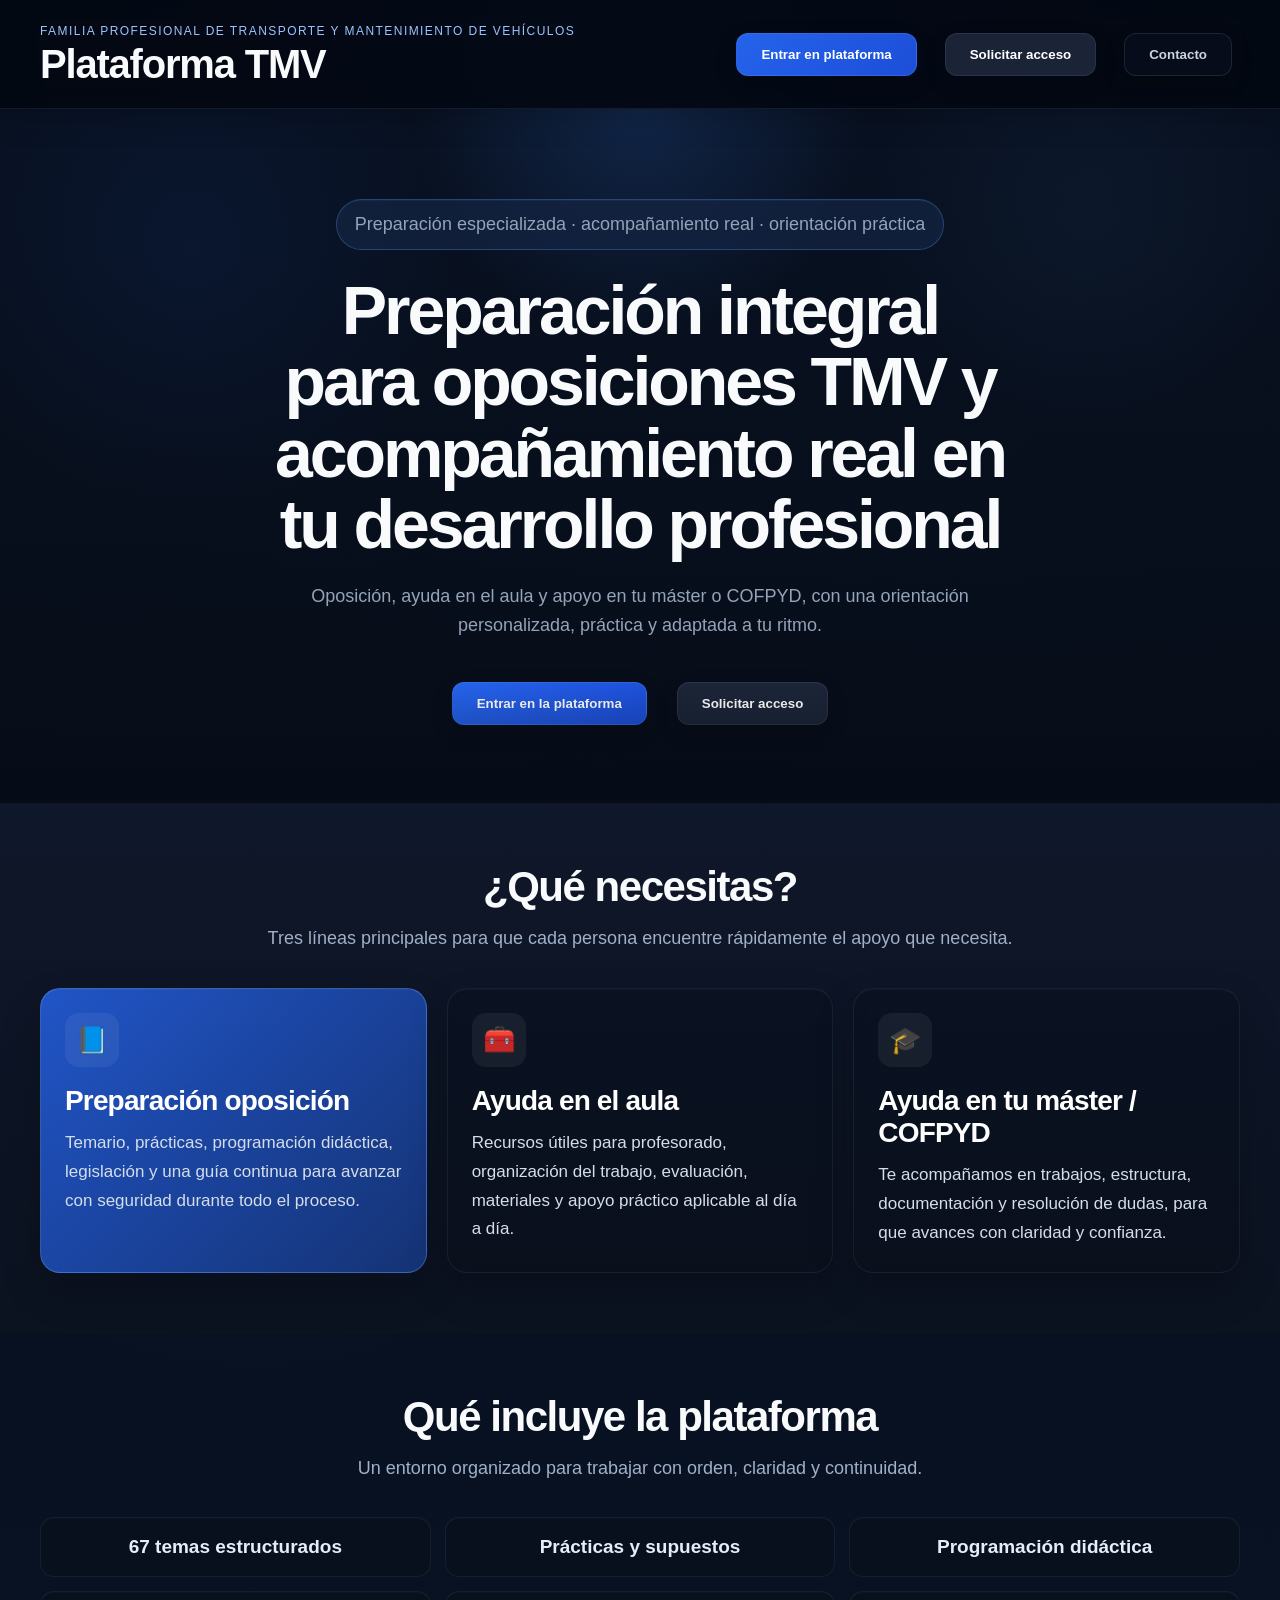
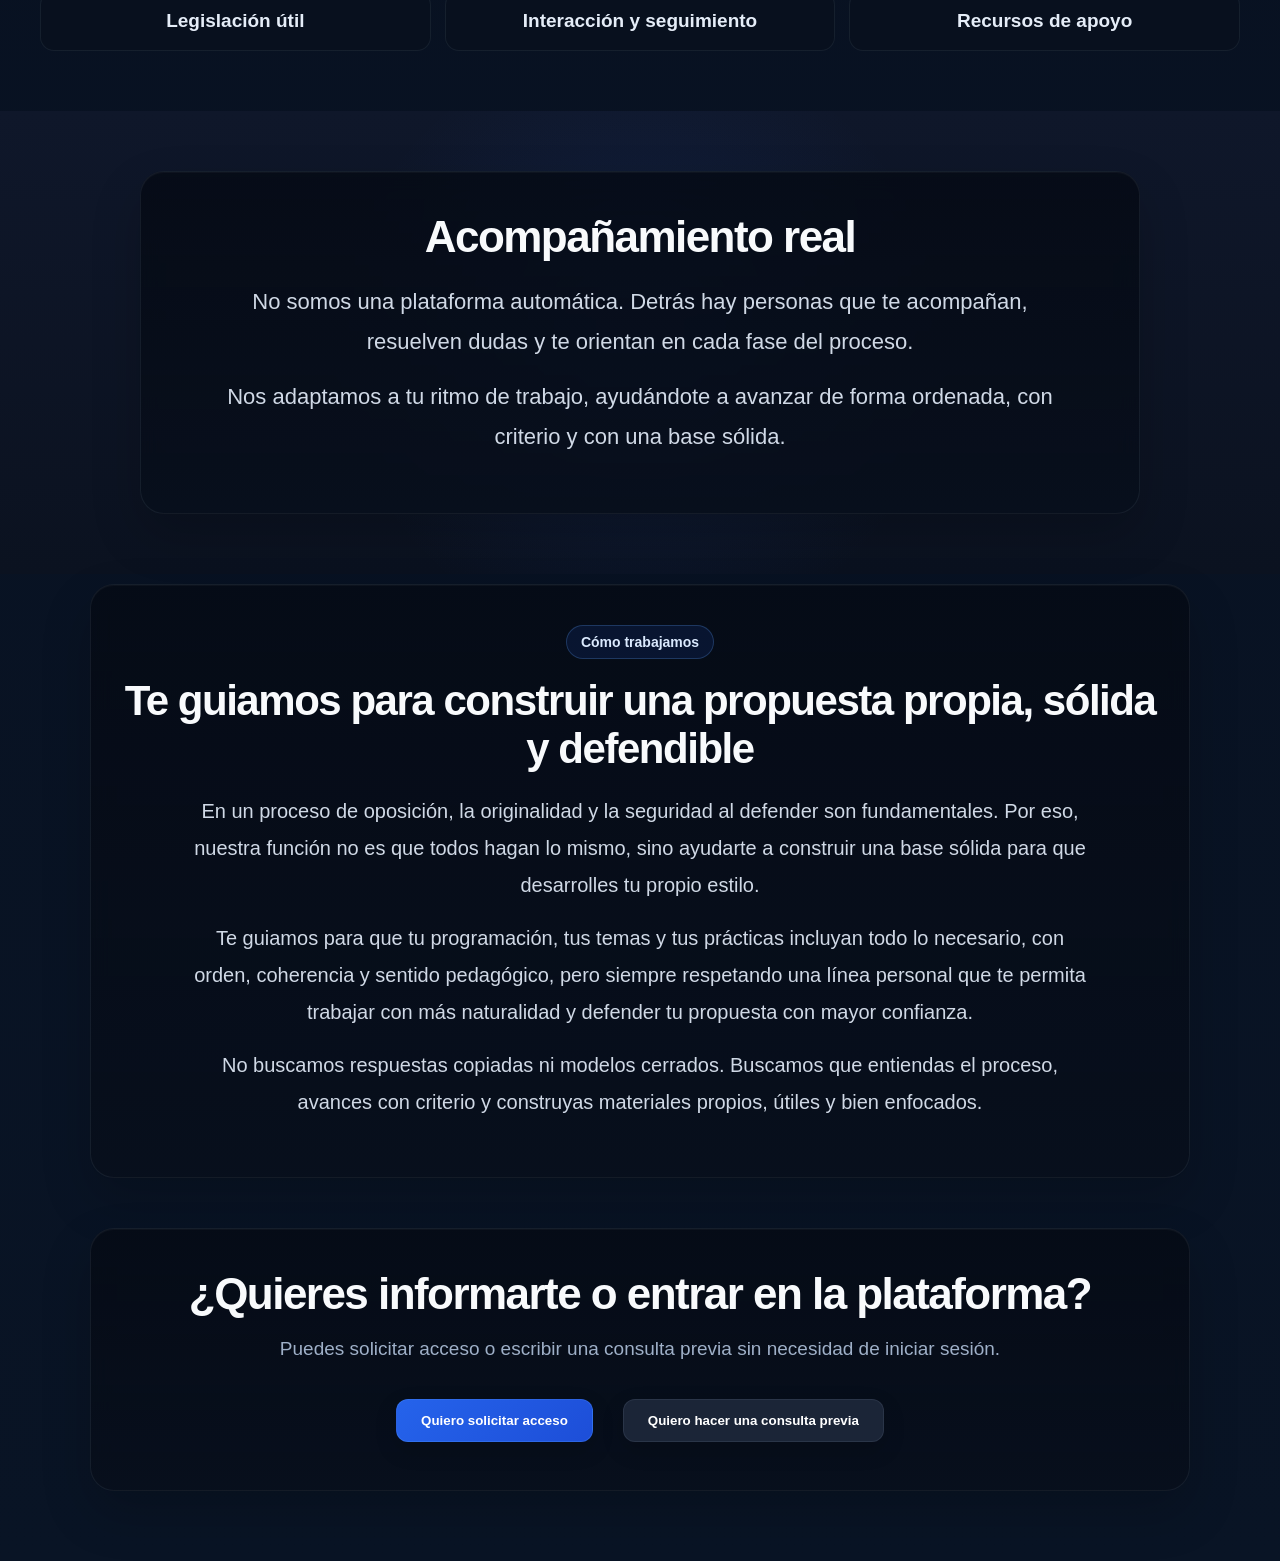
<file: index.html>
<!DOCTYPE html>
<html lang="es">
<head>
  <meta charset="UTF-8">
  <title>Preparación oposiciones TMV</title>
  <meta name="viewport" content="width=device-width, initial-scale=1.0">
  <link rel="stylesheet" href="css/style.css">
</head>
<body>

<main id="publicWeb">
  <header class="public-header">
    <div class="brand-block">
      <p class="brand-top">Familia profesional de Transporte y Mantenimiento de Vehículos</p>
      <h2>Plataforma TMV</h2>
    </div>

    <nav class="public-nav">
      <button class="btn btn-main" onclick="openLogin()">Entrar en plataforma</button>
      <button class="btn btn-alt" onclick="openSolicitudAcceso()">Solicitar acceso</button>
      <button class="btn btn-ghost" onclick="openContactoPublico()">Contacto</button>
    </nav>
  </header>

  <section class="hero hero-modern">
    <div class="hero-inner">
      <p class="hero-kicker">Preparación especializada · acompañamiento real · orientación práctica</p>

      <h1>
        Preparación integral para oposiciones TMV y acompañamiento real en tu desarrollo profesional
      </h1>

      <p class="hero-subtitle">
        Oposición, ayuda en el aula y apoyo en tu máster o COFPYD, con una orientación personalizada,
        práctica y adaptada a tu ritmo.
      </p>

      <div class="hero-actions">
        <button class="btn btn-main" onclick="openLogin()">Entrar en la plataforma</button>
        <button class="btn btn-alt" onclick="openSolicitudAcceso()">Solicitar acceso</button>
      </div>
    </div>
  </section>

  <section class="section section-soft">
    <div class="section-title-block">
      <h2>¿Qué necesitas?</h2>
      <p>
        Tres líneas principales para que cada persona encuentre rápidamente el apoyo que necesita.
      </p>
    </div>

    <div class="feature-grid">
      <div class="feature-card feature-card-primary">
        <div class="feature-icon">📘</div>
        <h3>Preparación oposición</h3>
        <p>
          Temario, prácticas, programación didáctica, legislación y una guía continua para avanzar
          con seguridad durante todo el proceso.
        </p>
      </div>

      <div class="feature-card">
        <div class="feature-icon">🧰</div>
        <h3>Ayuda en el aula</h3>
        <p>
          Recursos útiles para profesorado, organización del trabajo, evaluación, materiales y apoyo
          práctico aplicable al día a día.
        </p>
      </div>

      <div class="feature-card">
        <div class="feature-icon">🎓</div>
        <h3>Ayuda en tu máster / COFPYD</h3>
        <p>
          Te acompañamos en trabajos, estructura, documentación y resolución de dudas, para que
          avances con claridad y confianza.
        </p>
      </div>
    </div>
  </section>

  <section class="section">
    <div class="section-title-block">
      <h2>Qué incluye la plataforma</h2>
      <p>
        Un entorno organizado para trabajar con orden, claridad y continuidad.
      </p>
    </div>

    <div class="includes-grid">
      <div class="include-box">67 temas estructurados</div>
      <div class="include-box">Prácticas y supuestos</div>
      <div class="include-box">Programación didáctica</div>
      <div class="include-box">Legislación útil</div>
      <div class="include-box">Interacción y seguimiento</div>
      <div class="include-box">Recursos de apoyo</div>
    </div>
  </section>

  <section class="section trust-section">
    <div class="trust-panel">
      <h2>Acompañamiento real</h2>
      <p>
        No somos una plataforma automática. Detrás hay personas que te acompañan, resuelven dudas
        y te orientan en cada fase del proceso.
      </p>
      <p>
        Nos adaptamos a tu ritmo de trabajo, ayudándote a avanzar de forma ordenada, con criterio y
        con una base sólida.
      </p>
    </div>
  </section>

  <section class="section methodology-section">
    <div class="methodology-panel">
      <div class="methodology-tag">Cómo trabajamos</div>

      <h2>Te guiamos para construir una propuesta propia, sólida y defendible</h2>

      <p>
        En un proceso de oposición, la originalidad y la seguridad al defender son fundamentales.
        Por eso, nuestra función no es que todos hagan lo mismo, sino ayudarte a construir una base
        sólida para que desarrolles tu propio estilo.
      </p>

      <p>
        Te guiamos para que tu programación, tus temas y tus prácticas incluyan todo lo necesario,
        con orden, coherencia y sentido pedagógico, pero siempre respetando una línea personal que
        te permita trabajar con más naturalidad y defender tu propuesta con mayor confianza.
      </p>

      <p>
        No buscamos respuestas copiadas ni modelos cerrados. Buscamos que entiendas el proceso,
        avances con criterio y construyas materiales propios, útiles y bien enfocados.
      </p>
    </div>
  </section>

  <section class="section cta-section">
    <div class="cta-panel-public">
      <h2>¿Quieres informarte o entrar en la plataforma?</h2>
      <p>
        Puedes solicitar acceso o escribir una consulta previa sin necesidad de iniciar sesión.
      </p>

      <div class="cta-actions">
        <button class="btn btn-main" onclick="openSolicitudAcceso()">Quiero solicitar acceso</button>
        <button class="btn btn-alt" onclick="openContactoPublico()">Quiero hacer una consulta previa</button>
      </div>
    </div>
  </section>
</main>

  <div id="loginModal">
    <div class="login-box">
      <h3>Acceso a la plataforma</h3>
      <input id="user" type="text" placeholder="Usuario">
      <input id="pass" type="password" placeholder="Contraseña">
      <button class="btn btn-main" style="width:100%;" onclick="login()">Entrar</button>
      <button class="btn btn-alt" style="width:100%;" onclick="closeLogin()">Cerrar</button>
    </div>
  </div>
<div id="solicitudModal" class="modal-publico">
  <div class="modal-box-publico">
    <h3>Solicitud de acceso</h3>
    <p class="modal-intro">
      Completa este formulario para solicitar acceso a la plataforma.
    </p>

    <div class="form-grid">
      <input id="solNombre" type="text" placeholder="Nombre">
      <input id="solApellidos" type="text" placeholder="Apellidos">
      <input id="solCorreo" type="email" placeholder="Correo electrónico">
      <input id="solTelefono" type="text" placeholder="Teléfono (opcional)">
      <input id="solEspecialidad" type="text" placeholder="Especialidad / perfil">
      <input id="solComunidad" type="text" placeholder="Comunidad autónoma en la que te presentas">
    </div>

    <div class="check-group">
      <label><input type="checkbox" id="chkOposicion"> Preparación oposición</label>
      <label><input type="checkbox" id="chkAula"> Ayuda en el aula</label>
      <label><input type="checkbox" id="chkMaster"> Ayuda en máster / COFPYD</label>
    </div>

    <textarea
      id="solNecesidades"
      rows="5"
      placeholder="Cuéntanos qué necesitas exactamente, en qué punto estás y qué tipo de ayuda buscas"
    ></textarea>

    <textarea
      id="solObservaciones"
      rows="4"
      placeholder="Observaciones adicionales (opcional)"
    ></textarea>

    <div class="modal-actions">
      <button class="btn btn-main" onclick="guardarSolicitudAcceso()">Enviar solicitud</button>
      <button class="btn btn-alt" onclick="closeSolicitudAcceso()">Cerrar</button>
    </div>
  </div>
</div>

<div id="contactoModal" class="modal-publico">
  <div class="modal-box-publico">
    <h3>Contacto</h3>
    <p class="modal-intro">
      Puedes hacer una consulta sin necesidad de iniciar sesión.
    </p>

    <input id="contactoNombre" type="text" placeholder="Nombre y apellidos">
    <input id="contactoCorreo" type="email" placeholder="Correo electrónico">
    <input id="contactoAsunto" type="text" placeholder="Asunto">

    <textarea
      id="contactoMensaje"
      rows="6"
      placeholder="Escribe aquí tu consulta"
    ></textarea>

    <div class="modal-actions">
      <button class="btn btn-main" onclick="guardarMensajeContacto()">Enviar mensaje</button>
      <button class="btn btn-alt" onclick="closeContactoPublico()">Cerrar</button>
    </div>
  </div>
</div>
  <div id="dashboard">
<aside class="sidebar">
  <h2>Oposiciones TMV</h2>

  <a href="#" class="active" onclick="showSection('inicioPlataforma', this)">Inicio</a>
  <a href="#" onclick="showSection('antesPlataforma', this)">Guía para empezar</a>
  <a href="#" onclick="showSection('temarioPlataforma', this)">Temario</a>
  <a href="#" onclick="showSection('practicasPlataforma', this)">Prácticas</a>
  <a href="#" onclick="showSection('programacionPlataforma', this)">Programación didáctica</a>
  <a href="#" onclick="showSection('legislacionPlataforma', this)">Legislación necesaria</a>
  <a href="#" onclick="showSection('ayudaProfesorado', this)">Ayuda al profesorado</a>
  <a href="#" onclick="showSection('cofpydPlataforma', this)">COFPYD / Máster profesorado</a>
  <a href="#" onclick="showSection('interaccionPlataforma', this)">Interacción</a>
  <a href="#" onclick="showSection('avisosPlataforma', this)">Avisos generales</a>
  <a href="#" onclick="showSection('recursosPlataforma', this)">Recursos</a>
  <a href="#" onclick="showSection('adminPlataforma', this)">Panel admin</a>
  <a href="#" onclick="logout()">Salir</a>
</aside>

    <div class="dashboard-content">
      <div id="inicioPlataforma">
        <div class="dashboard-header">
          <div>
            <h1>Bienvenido a la plataforma</h1>
            <p style="color:#94a3b8;">
              Aquí dispones de una guía para preparar los temas, las prácticas y la programación.
              Debe entenderse como una guía, ya que todo debe ser original y propio de cada uno,
              adaptado a la forma de trabajar y útil para resolver supuestos.
            </p>
          </div>
        </div>
<div class="panel aviso-companeros">
  <h2>Mensaje para los compañeros</h2>
  <p>
    Así podemos hacerlo sin necesidad de reunirnos presencialmente y sin exponernos demasiado.
    Además, no tendría por qué aparecer ningún nombre y, en principio, no supondría ningún coste.
    Con todo el material que ya tenemos, entre todos iríamos más que sobrados y, de cara a librarnp
    la oposición, creo que también nos podría servir mucho.
  </p>

  <p>
    También quería plantear otra línea dentro de la plataforma: un apartado de ayuda al nuevo
    profesorado. Como cada año empieza mucha gente y muchos llegan sin experiencia, podría ser muy
    útil para asesorar en prácticas, teoría, ayuda para crear contenidos, hojas y memorias de
    prácticas, entre otros recursos. Hay mucha gente que empieza y no sabe por dónde comenzar.
    ¿Cómo lo veis?
  </p>
</div>
        <div class="mini-grid">
          <div class="mini-card">
            <h3>67 temas</h3>
            <p style="color:#94a3b8;">Listado estructurado para ir incorporando contenido real.</p>
          </div>
          <div class="mini-card">
            <h3>Supuestos</h3>
            <p style="color:#94a3b8;">Preparado para añadir casos prácticos paso a paso.</p>
          </div>
          <div class="mini-card">
            <h3>Programación</h3>
            <p style="color:#94a3b8;">Espacio para bloques, defensa y materiales.</p>
          </div>
        </div>
      </div>

 <div id="antesPlataforma" class="hidden">
  <div class="panel">
    <h2>Guía para empezar</h2>

    <p id="mensajeBienvenida" style="color:#cbd5e1; line-height:1.6;">
      Cargando mensaje...
    </p>
  </div>
</div>
      <div id="temarioPlataforma" class="hidden">
        <div class="panel">
          <h2>Temario completo</h2>
          <p style="color:#94a3b8;">
            Pulsa un tema de la izquierda para mostrar su contenido.
          </p>
        </div>

        <div class="panel" id="panelProgresoAlumno" style="display:none;">
          <h3>Mi progreso</h3>
          <p id="textoProgreso">0 de 67 temas completados</p>

          <div style="background:#1e293b; border-radius:10px; height:18px; overflow:hidden;">
            <div id="barraProgreso" style="height:18px; width:0%; background:#2563eb;"></div>
          </div>

          <p id="porcentajeProgreso" style="margin-top:10px; color:#94a3b8;">0%</p>
        </div>

        <div class="temario-layout">
          <div class="panel temario-list" id="temarioList"></div>

          <div class="panel tema-content">
            <h3 id="temaTitulo">Tema 1</h3>

            <div style="display:flex; gap:10px; flex-wrap:wrap; margin-bottom:20px;">
              <button class="btn btn-alt" onclick="mostrarPestana('resumen')">Resumen</button>
              <button class="btn btn-alt" onclick="mostrarPestana('contenido')">Contenido</button>
              <button class="btn btn-alt" onclick="mostrarPestana('esquema')">Esquema</button>
              <button class="btn btn-alt" onclick="mostrarPestana('test')">Test</button>
              <button class="btn btn-main" id="btnMarcarTema" onclick="marcarTemaEstudiado()">Marcar como estudiado</button>
              <button class="btn btn-alt" id="btnDesmarcarTema" onclick="desmarcarTemaEstudiado()">Desmarcar</button>
            </div>

            <p id="estadoTemaActual" style="margin-bottom:20px; color:#94a3b8;"></p>

            <div id="temaResumen" style="display:none;"></div>
            <div id="temaContenido" style="display:none;"></div>
            <div id="temaEsquema" style="display:none;"></div>
            <div id="temaTest" style="display:none;"></div>
          </div>
        </div>
      </div>
<div id="practicasPlataforma" class="hidden">
  <div class="panel">
    <h2>Prácticas</h2>
    <p style="color:#cbd5e1;">
      Este apartado organiza las prácticas por tipo para facilitar su preparación, estudio y corrección.
    </p>
  </div>

  <div class="panel">
    <div style="display:flex; gap:10px; flex-wrap:wrap; margin-bottom:20px;">
      <button class="btn btn-alt" onclick="mostrarSubpracticas('tipoTestPracticas')">Tipo test</button>
      <button class="btn btn-alt" onclick="mostrarSubpracticas('desarrolloPracticas')">Desarrollo</button>
      <button class="btn btn-alt" onclick="mostrarSubpracticas('realesPracticas')">Prácticas reales</button>
    </div>

    <div id="tipoTestPracticas">
      <h3>Tipo test</h3>
      <p style="color:#cbd5e1; line-height:1.7;">
        En este apartado irán preguntas tipo test para repasar conceptos, afianzar conocimientos
        y trabajar la parte teórica de forma rápida.
      </p>

      <div class="mini-grid">
        <div class="mini-card">
          <h3>Bloque 1</h3>
          <p>Cuestionarios de repaso y autoevaluación.</p>
        </div>
        <div class="mini-card">
          <h3>Bloque 2</h3>
          <p>Preguntas por temas o por materias.</p>
        </div>
      </div>
    </div>

    <div id="desarrolloPracticas" class="hidden">
      <h3>Desarrollo</h3>
      <p style="color:#cbd5e1; line-height:1.7;">
        En este apartado se incluirán cuestiones de desarrollo, preguntas largas y ejercicios
        orientados a preparación escrita y razonamiento técnico.
      </p>

      <div class="mini-grid">
        <div class="mini-card">
          <h3>Desarrollo teórico</h3>
          <p>Cuestiones extensas para redactar y estructurar respuestas.</p>
        </div>
        <div class="mini-card">
          <h3>Desarrollo técnico</h3>
          <p>Preguntas aplicadas con razonamiento y vocabulario específico.</p>
        </div>
      </div>
    </div>

    <div id="realesPracticas" class="hidden">
      <h3>Prácticas reales</h3>
      <p style="color:#cbd5e1; line-height:1.7;">
        Aquí se incluirán casos prácticos reales, resolución guiada, ejemplos de taller y
        situaciones vinculadas a la enseñanza y la práctica profesional.
      </p>

      <div class="mini-grid">
        <div class="mini-card">
          <h3>Casos reales</h3>
          <p>Supuestos prácticos basados en situaciones reales.</p>
        </div>
        <div class="mini-card">
          <h3>Resolución guiada</h3>
          <p>Propuesta de resolución paso a paso y criterios de corrección.</p>
        </div>
      </div>
    </div>
  </div>
</div>
<div id="legislacionPlataforma" class="hidden">
  <div class="panel">
    <h2>Legislación necesaria</h2>
    <p style="color:#cbd5e1; line-height:1.7;">
      En este apartado se recopilará la normativa básica necesaria para la oposición, la programación
      didáctica, la actividad docente y la organización de la Formación Profesional.
    </p>
  </div>

  <div class="mini-grid">
    <div class="mini-card">
      <h3>Normativa educativa general</h3>
      <p>Leyes educativas, currículo, organización del sistema y referencias generales.</p>
    </div>

    <div class="mini-card">
      <h3>Normativa de FP</h3>
      <p>Legislación específica sobre Formación Profesional y enseñanzas del sector.</p>
    </div>

    <div class="mini-card">
      <h3>Programación y evaluación</h3>
      <p>Referencias normativas útiles para unidades, evaluación, RA y CE.</p>
    </div>
  </div>
</div>
<div id="cofpydPlataforma" class="hidden">
  <div class="panel">
    <h2>COFPYD / Máster del profesorado</h2>
    <p style="color:#cbd5e1; line-height:1.7;">
      Este apartado está pensado para orientar sobre el Certificado Oficial de Formación Pedagógica
      y Didáctica (COFPYD) y el Máster del profesorado, aclarando diferencias, requisitos y utilidad
      para acceder a la docencia.
    </p>
  </div>

  <div class="mini-grid">
    <div class="mini-card">
      <h3>¿Qué es el COFPYD?</h3>
      <p>Formación habilitante para quienes quieren ejercer la docencia en FP sin grado universitario.</p>
    </div>

    <div class="mini-card">
      <h3>Diferencias con el máster</h3>
      <p>Comparación entre COFPYD y Máster del profesorado según perfil de acceso.</p>
    </div>

    <div class="mini-card">
      <h3>Requisitos y orientación</h3>
      <p>Información útil para saber qué vía corresponde a cada candidato.</p>
    </div>
  </div>
</div>
<div id="avisosPlataforma" class="hidden">
  <div class="panel">
    <h2>Avisos generales</h2>
    <p style="color:#cbd5e1;">
      Este apartado servirá para publicar información importante, recordatorios, novedades o avisos comunes
      para todos los usuarios de la plataforma.
    </p>
  </div>

  <div class="panel" id="panelCrearAviso">
    <h3>Crear aviso</h3>

    <input
      type="text"
      id="tituloAviso"
      placeholder="Título del aviso"
      style="width:100%; padding:12px; margin-bottom:12px; border-radius:8px; border:1px solid #334155; background:#0f172a; color:white;"
    >

    <textarea
      id="textoAviso"
      placeholder="Escribe aquí el contenido del aviso..."
      rows="5"
      style="width:100%; padding:12px; border-radius:8px; border:1px solid #334155; background:#0f172a; color:white;"
    ></textarea>

    <div style="margin-top:15px;">
      <button class="btn btn-main" onclick="guardarAviso()">Publicar aviso</button>
    </div>
  </div>

  <div class="panel">
    <h3>Avisos visibles</h3>
    <div id="listaAvisos">
      <p style="color:#94a3b8;">Todavía no hay avisos publicados.</p>
    </div>
  </div>
</div>
      <div id="supuestosPlataforma" class="hidden">
        <div class="panel">
          <h2>Supuestos prácticos</h2>
          <p style="color:#cbd5e1;">
            Aquí meteremos después casos prácticos, resoluciones y plantillas de entrenamiento.
          </p>
        </div>
      </div>

      <div id="programacionPlataforma" class="hidden">
        <div class="panel">
          <h2>Programación didáctica</h2>
          <p style="color:#cbd5e1;">
            Aquí irá la estructura de la programación, unidades, defensa y materiales de exposición.
          </p>
        </div>
      </div>
<div id="adminPlataforma" class="hidden">
  <div class="panel">
    <h2>Panel de administración</h2>
    <p style="color:#cbd5e1;">
      Este apartado está reservado para la gestión general de la plataforma.
    </p>
  </div>

  <div class="mini-grid">
    <div class="mini-card">
      <h3>Usuarios</h3>
      <p id="resumenUsuarios">Cargando usuarios...</p>
    </div>

    <div class="mini-card">
      <h3>Consultas</h3>
      <p id="resumenConsultas">Cargando consultas...</p>
    </div>

    <div class="mini-card">
      <h3>Avisos</h3>
      <p id="resumenAvisos">Cargando avisos...</p>
    </div>

    <div class="mini-card">
      <h3>Temas</h3>
      <p>67 temas estructurados en la plataforma.</p>
    </div>
  </div>

  <div class="panel">
    <h3>Usuarios registrados</h3>
    <div id="listaUsuariosAdmin">
      <p style="color:#94a3b8;">Todavía no hay datos.</p>
    </div>
  </div>

  <div class="panel">
    <h3>Consultas registradas</h3>
    <div id="listaConsultasAdmin">
      <p style="color:#94a3b8;">Todavía no hay consultas registradas.</p>
    </div>
  </div>
<div class="panel">
  <h3>Solicitudes de acceso</h3>
  <div id="listaSolicitudesAdmin">
    <p style="color:#94a3b8;">Todavía no hay solicitudes registradas.</p>
  </div>
</div>

<div class="panel">
  <h3>Mensajes de contacto</h3>
  <div id="listaContactosAdmin">
    <p style="color:#94a3b8;">Todavía no hay mensajes registrados.</p>
  </div>
</div>  
</div>
      <div id="recursosPlataforma" class="hidden">
        <div class="panel">
          <h2>Recursos</h2>
          <p style="color:#cbd5e1;">
            Espacio reservado para PDFs, esquemas, plantillas y materiales de apoyo.
          </p>
        </div>
      </div>
      <div id="interaccionPlataforma" class="hidden">
  <div class="panel">
    <h2>Interacción y consultas</h2>
    <p style="color:#cbd5e1;">
      En este apartado cada usuario puede escribir sus dudas, cuestiones o sugerencias
      para llevar un seguimiento de consulta dentro de la plataforma.
    </p>
  </div>

  <div class="panel">
    <h3>Nueva consulta</h3>

    <input
      type="text"
      id="tituloConsulta"
      placeholder="Escribe un título breve"
      style="width:100%; padding:12px; margin-bottom:12px; border-radius:8px; border:1px solid #334155; background:#0f172a; color:white;"
    >

    <textarea
      id="textoConsulta"
      placeholder="Escribe aquí tu pregunta o consulta..."
      rows="6"
      style="width:100%; padding:12px; border-radius:8px; border:1px solid #334155; background:#0f172a; color:white;"
    ></textarea>

    <div style="margin-top:15px;">
      <button class="btn btn-main" onclick="guardarConsulta()">Guardar consulta</button>
    </div>
  </div>

  <div class="panel">
    <h3>Mis consultas</h3>
    <div id="listaConsultas">
      <p style="color:#94a3b8;">Todavía no hay consultas guardadas.</p>
    </div>
  </div>
</div>
     <div id="ayudaProfesorado" class="hidden">
  <div class="panel">
    <h2>Ayuda al profesorado de nueva incorporación</h2>

    <p style="color:#cbd5e1; line-height:1.7;">
      Este apartado está pensado para apoyar a aquellos profesores que se incorporan por primera vez
      a la enseñanza en la familia profesional de Transporte y Mantenimiento de Vehículos.
    </p>

    <p style="color:#cbd5e1; line-height:1.7;">
      Sabemos que el inicio puede resultar complicado, por lo que aquí encontrarás recursos,
      orientaciones y ejemplos prácticos que te ayudarán a organizar tus clases y desarrollar
      tu labor docente con seguridad.
    </p>
  </div>

  <div class="mini-grid">

    <div class="mini-card">
      <h3>🧰 Prácticas de taller</h3>
      <p>Ejemplos de prácticas, organización del taller, seguridad y evaluación.</p>
    </div>

    <div class="mini-card">
      <h3>📘 Contenidos teóricos</h3>
      <p>Cómo estructurar unidades, preparar clases y explicar contenidos técnicos.</p>
    </div>

    <div class="mini-card">
      <h3>📝 Memorias de prácticas</h3>
      <p>Modelos de documentos, rúbricas y ejemplos para los alumnos.</p>
    </div>

    <div class="mini-card">
      <h3>📊 Evaluación</h3>
      <p>Cómo evaluar, crear rúbricas y relacionar con RA y CE.</p>
    </div>

    <div class="mini-card">
      <h3>📅 Organización</h3>
      <p>Planificación del curso, temporalización y gestión del aula.</p>
    </div>

    <div class="mini-card">
      <h3>💬 Experiencia docente</h3>
      <p>Consejos reales de profesores en activo.</p>
    </div>

  </div>
</div> 
    </div>
  </div>

  <script src="js/temario.js"></script>
  <script src="js/progreso.js"></script>
  <script src="js/interaccion.js"></script>
  <script src="js/avisos.js"></script>
  <script src="js/admin.js"></script>
  <script src="js/publico.js"></script>
  <script src="js/auth.js"></script>
  <script src="js/main.js"></script>
</body>
</html>
</file>
<file: css/style.css>
/* RESET */
* {
  box-sizing: border-box;
}

body {
  font-family: Arial, sans-serif;
  margin: 0;
  background: #0f172a;
  color: white;
}

/* HEADER PUBLICO */
.public-header {
  display: flex;
  justify-content: space-between;
  align-items: center;
  padding: 24px 40px;
  background: rgba(2, 6, 23, 0.95);
  border-bottom: 1px solid #1e293b;
  position: sticky;
  top: 0;
  z-index: 100;
}

.brand-top {
  margin: 0;
  font-size: 12px;
  letter-spacing: 1px;
  color: #93c5fd;
  text-transform: uppercase;
}

.public-header h2 {
  margin: 5px 0 0;
}

/* NAV */
.public-nav {
  display: flex;
  gap: 12px;
}

/* HERO */
.hero {
  padding: 80px 40px;
  text-align: center;
  background: linear-gradient(135deg, #0f172a, #1e293b);
}

.hero h1 {
  max-width: 900px;
  margin: 0 auto 20px;
  font-size: 46px;
  line-height: 1.2;
}

.hero p {
  color: #94a3b8;
  max-width: 700px;
  margin: 0 auto 25px;
  font-size: 18px;
  line-height: 1.6;
}

/* BOTONES */
.btn {
  padding: 12px 22px;
  border: none;
  cursor: pointer;
  border-radius: 10px;
  margin: 8px;
  font-weight: bold;
  transition: 0.2s;
}

.btn-main {
  background: #2563eb;
  color: white;
}

.btn-main:hover {
  background: #1d4ed8;
}

.btn-alt {
  background: #1e293b;
  color: white;
}

.btn-alt:hover {
  background: #334155;
}

.btn-ghost {
  background: transparent;
  border: 1px solid #334155;
  color: #cbd5e1;
}

/* SECCIONES */
.section {
  padding: 60px 40px;
}

.section h2 {
  text-align: center;
  margin-bottom: 30px;
}

/* TARJETAS */
.cards {
  display: grid;
  grid-template-columns: repeat(auto-fit, minmax(220px, 1fr));
  gap: 20px;
}

.card {
  background: #020617;
  padding: 20px;
  border-radius: 14px;
  border: 1px solid #1e293b;
  transition: 0.2s;
}

.card:hover {
  transform: translateY(-5px);
  background: #172554;
}

.card h3 {
  margin-top: 0;
}

.card p {
  color: #94a3b8;
  line-height: 1.5;
}

/* LOGIN */
#loginModal {
  display: none;
  position: fixed;
  inset: 0;
  background: rgba(0,0,0,0.8);
  justify-content: center;
  align-items: center;
  z-index: 1000;
}

.login-box {
  background: #020617;
  padding: 30px;
  border-radius: 12px;
  width: 320px;
  border: 1px solid #1e293b;
}

.login-box input {
  width: 100%;
  padding: 12px;
  margin: 10px 0;
  border-radius: 8px;
  border: 1px solid #334155;
  background: #0f172a;
  color: white;
}

/* DASHBOARD */
#dashboard {
  display: none;
  min-height: 100vh;
}

/* SIDEBAR */
.sidebar {
  position: fixed;
  width: 240px;
  height: 100vh;
  background: #020617;
  border-right: 1px solid #1e293b;
  padding: 25px 18px;
}

.sidebar a {
  display: block;
  color: #cbd5e1;
  text-decoration: none;
  padding: 10px;
  border-radius: 8px;
  margin-bottom: 8px;
}

.sidebar a:hover,
.sidebar a.active {
  background: #1e293b;
  color: white;
}

/* CONTENIDO */
.dashboard-content {
  margin-left: 240px;
  padding: 30px;
}

/* PANEL */
.panel {
  background: #020617;
  border: 1px solid #1e293b;
  border-radius: 14px;
  padding: 22px;
  margin-bottom: 20px;
}

/* TEMARIO */
.temario-layout {
  display: grid;
  grid-template-columns: 300px 1fr;
  gap: 20px;
}

.tema-btn {
  width: 100%;
  background: #0f172a;
  border: 1px solid #1e293b;
  padding: 10px;
  margin-bottom: 10px;
  color: white;
  border-radius: 8px;
  cursor: pointer;
}

.tema-btn:hover {
  background: #1d4ed8;
}

/* PROGRESO */
#panelProgresoAlumno {
  background: #020617;
  padding: 15px;
  border-radius: 10px;
}

/* LISTAS */
ul {
  padding-left: 20px;
  margin: 0;
}

/* MODALES PUBLICOS */
.modal-publico {
  display: none;
  position: fixed;
  inset: 0;
  background: rgba(0,0,0,0.8);
  justify-content: center;
  align-items: center;
}

.modal-box-publico {
  background: #020617;
  padding: 25px;
  border-radius: 12px;
  width: 600px;
  max-height: 90vh;
  overflow-y: auto;
}

.modal-box-publico input,
.modal-box-publico textarea {
  width: 100%;
  padding: 12px;
  margin-bottom: 10px;
  background: #0f172a;
  border: 1px solid #334155;
  color: white;
  border-radius: 8px;
}

/* RESPONSIVE */
@media (max-width: 900px) {
  .sidebar {
    position: relative;
    width: 100%;
    height: auto;
  }

  .dashboard-content {
    margin-left: 0;
  }

  .hero h1 {
    font-size: 32px;
  }
}

/* AVISO (ARREGLADO PARA CHROME) */
.aviso-companeros {
  background: #3b0a0a;
  border: 2px solid #ef4444;
  color: white;
  animation: parpadeo 1.5s infinite alternate;
}

@keyframes parpadeo {
  from { border-color: red; }
  to { border-color: white; }
}

.aviso-companeros h2 {
  color: #ff4d4d;
}

.aviso-companeros p {
  color: #ffd7d7;
}
.brand-block h2 {
  margin: 6px 0 0;
  font-size: 40px;
  line-height: 1;
}

.hero-modern {
  background:
    radial-gradient(circle at top center, rgba(37, 99, 235, 0.18), transparent 35%),
    linear-gradient(135deg, #081225 0%, #0f172a 45%, #111827 100%);
  padding: 90px 40px 70px;
}

.hero-inner {
  max-width: 1000px;
  margin: 0 auto;
  text-align: center;
}

.hero-kicker {
  display: inline-block;
  margin-bottom: 20px;
  padding: 10px 18px;
  border-radius: 999px;
  border: 1px solid rgba(59, 130, 246, 0.4);
  background: rgba(37, 99, 235, 0.12);
  color: #dbeafe;
  font-size: 15px;
}

.hero-modern h1 {
  max-width: 1100px;
  margin: 0 auto 22px;
  font-size: 68px;
  line-height: 1.05;
  font-weight: 800;
  color: #f8fafc;
}

.hero-subtitle {
  max-width: 920px;
  margin: 0 auto;
  font-size: 22px;
  line-height: 1.7;
  color: #94a3b8;
}

.hero-actions {
  margin-top: 34px;
  display: flex;
  justify-content: center;
  gap: 14px;
  flex-wrap: wrap;
}

.section-soft {
  background: linear-gradient(180deg, #0f172a 0%, #0b1220 100%);
}

.section-title-block {
  max-width: 900px;
  margin: 0 auto 34px;
  text-align: center;
}

.section-title-block h2 {
  margin-top: 0;
  margin-bottom: 12px;
  font-size: 42px;
  color: #f8fafc;
}

.section-title-block p {
  margin: 0;
  color: #94a3b8;
  font-size: 18px;
  line-height: 1.7;
}

.feature-grid {
  display: grid;
  grid-template-columns: repeat(3, minmax(0, 1fr));
  gap: 24px;
  max-width: 1300px;
  margin: 0 auto;
}

.feature-card {
  background: linear-gradient(180deg, rgba(15, 23, 42, 0.95), rgba(17, 24, 39, 0.98));
  border: 1px solid #22304a;
  border-radius: 22px;
  padding: 28px;
  min-height: 250px;
  box-shadow: 0 20px 40px rgba(0, 0, 0, 0.18);
}

.feature-card-primary {
  background: linear-gradient(135deg, rgba(37, 99, 235, 0.9), rgba(30, 64, 175, 0.82));
  border: 1px solid rgba(96, 165, 250, 0.45);
}

.feature-icon {
  font-size: 42px;
  margin-bottom: 16px;
}

.feature-card h3 {
  margin-top: 0;
  margin-bottom: 14px;
  font-size: 32px;
  line-height: 1.15;
  color: #ffffff;
}

.feature-card p {
  margin: 0;
  color: #dbe4f0;
  font-size: 18px;
  line-height: 1.7;
}

.includes-grid {
  max-width: 1200px;
  margin: 0 auto;
  display: grid;
  grid-template-columns: repeat(3, minmax(0, 1fr));
  gap: 18px;
}

.include-box {
  background: #0b1220;
  border: 1px solid #1e293b;
  border-radius: 16px;
  padding: 22px;
  text-align: center;
  font-size: 22px;
  font-weight: 600;
  color: #e2e8f0;
}

.trust-section {
  background:
    radial-gradient(circle at center, rgba(37, 99, 235, 0.12), transparent 45%),
    linear-gradient(180deg, #0f172a 0%, #0b1220 100%);
}

.trust-panel {
  max-width: 1000px;
  margin: 0 auto;
  text-align: center;
  background: rgba(2, 6, 23, 0.75);
  border: 1px solid #1e293b;
  border-radius: 24px;
  padding: 40px 30px;
}

.trust-panel h2 {
  margin-top: 0;
  margin-bottom: 20px;
  font-size: 44px;
}

.trust-panel p {
  max-width: 850px;
  margin: 0 auto 16px;
  color: #cbd5e1;
  font-size: 22px;
  line-height: 1.8;
}

.cta-section {
  padding-top: 30px;
  padding-bottom: 70px;
}

.cta-panel-public {
  max-width: 1100px;
  margin: 0 auto;
  background: linear-gradient(180deg, #081225, #0b1220);
  border: 1px solid #22304a;
  border-radius: 24px;
  padding: 40px 28px;
  text-align: center;
}

.cta-panel-public h2 {
  margin-top: 0;
  margin-bottom: 14px;
  font-size: 44px;
}

.cta-panel-public p {
  max-width: 800px;
  margin: 0 auto 26px;
  color: #94a3b8;
  font-size: 19px;
  line-height: 1.7;
}

.cta-actions {
  display: flex;
  justify-content: center;
  gap: 14px;
  flex-wrap: wrap;
}

@media (max-width: 1200px) {
  .hero-modern h1 {
    font-size: 56px;
  }

  .feature-grid,
  .includes-grid {
    grid-template-columns: repeat(2, minmax(0, 1fr));
  }
}

@media (max-width: 900px) {
  .brand-block h2 {
    font-size: 28px;
  }

  .hero-modern {
    padding: 60px 20px 45px;
  }

  .hero-modern h1 {
    font-size: 42px;
  }

  .hero-subtitle {
    font-size: 18px;
  }

  .section-title-block h2,
  .trust-panel h2,
  .cta-panel-public h2 {
    font-size: 32px;
  }

  .feature-grid,
  .includes-grid {
    grid-template-columns: 1fr;
  }

  .feature-card h3 {
    font-size: 26px;
  }

  .feature-card p,
  .trust-panel p {
    font-size: 18px;
  }
}
body {
  background:
    radial-gradient(circle at top center, rgba(37, 99, 235, 0.10), transparent 22%),
    radial-gradient(circle at 20% 30%, rgba(59, 130, 246, 0.05), transparent 18%),
    radial-gradient(circle at 80% 20%, rgba(30, 64, 175, 0.06), transparent 20%),
    linear-gradient(180deg, #050b16 0%, #081121 38%, #091425 100%);
  color: #f8fafc;
}

.public-header {
  background: rgba(3, 8, 18, 0.82);
  backdrop-filter: blur(14px);
  border-bottom: 1px solid rgba(148, 163, 184, 0.12);
  box-shadow: 0 8px 30px rgba(0, 0, 0, 0.18);
}

.brand-top {
  color: #9cc4ff;
  font-size: 12px;
  letter-spacing: 0.12em;
}

.brand-block h2 {
  font-weight: 800;
  letter-spacing: -0.03em;
}

.hero-modern {
  background:
    radial-gradient(circle at 50% 0%, rgba(59, 130, 246, 0.18), transparent 24%),
    radial-gradient(circle at 15% 20%, rgba(37, 99, 235, 0.08), transparent 22%),
    radial-gradient(circle at 85% 15%, rgba(96, 165, 250, 0.05), transparent 18%),
    linear-gradient(180deg, rgba(8, 17, 33, 0.96), rgba(7, 13, 24, 0.92));
  position: relative;
  overflow: hidden;
}

.hero-modern::after {
  content: "";
  position: absolute;
  inset: auto 0 0 0;
  height: 120px;
  background: linear-gradient(to bottom, transparent, rgba(5, 10, 20, 0.5));
  pointer-events: none;
}

.hero-kicker {
  background: rgba(20, 36, 67, 0.72);
  border: 1px solid rgba(96, 165, 250, 0.28);
  color: #dbeafe;
  box-shadow: inset 0 1px 0 rgba(255,255,255,0.04);
}

.hero-modern h1 {
  letter-spacing: -0.045em;
  text-wrap: balance;
}

.hero-subtitle {
  color: #a9b8cf;
}

.btn {
  border-radius: 12px;
  padding: 13px 24px;
  font-weight: 700;
  box-shadow: 0 8px 22px rgba(0, 0, 0, 0.16);
}

.btn-main {
  background: linear-gradient(135deg, #2563eb, #1d4ed8);
  border: 1px solid rgba(96, 165, 250, 0.22);
}

.btn-main:hover {
  background: linear-gradient(135deg, #2d6df0, #1e40af);
  transform: translateY(-1px);
}

.btn-alt {
  background: rgba(30, 41, 59, 0.9);
  border: 1px solid rgba(148, 163, 184, 0.12);
}

.btn-alt:hover {
  background: rgba(51, 65, 85, 0.96);
  transform: translateY(-1px);
}

.btn-ghost {
  background: rgba(15, 23, 42, 0.35);
  border: 1px solid rgba(148, 163, 184, 0.16);
}

.section-soft,
.trust-section,
.methodology-section,
.cta-section,
.section {
  position: relative;
}

.section-title-block h2,
.trust-panel h2,
.methodology-panel h2,
.cta-panel-public h2 {
  letter-spacing: -0.035em;
}

.section-title-block p,
.cta-panel-public p {
  color: #9fb0c8;
}

.feature-grid {
  gap: 20px;
}

.feature-card {
  background:
    linear-gradient(180deg, rgba(10, 18, 34, 0.92), rgba(10, 16, 28, 0.98));
  border: 1px solid rgba(148, 163, 184, 0.10);
  border-radius: 20px;
  padding: 24px;
  min-height: 230px;
  box-shadow:
    0 18px 40px rgba(0, 0, 0, 0.20),
    inset 0 1px 0 rgba(255,255,255,0.03);
  backdrop-filter: blur(8px);
  transition: transform 0.2s ease, border-color 0.2s ease, box-shadow 0.2s ease;
}

.feature-card:hover {
  transform: translateY(-4px);
  border-color: rgba(96, 165, 250, 0.26);
  box-shadow:
    0 24px 50px rgba(0, 0, 0, 0.24),
    inset 0 1px 0 rgba(255,255,255,0.04);
}

.feature-card-primary {
  background:
    linear-gradient(135deg, rgba(37, 99, 235, 0.82), rgba(22, 54, 124, 0.92));
  border: 1px solid rgba(147, 197, 253, 0.26);
}

.feature-icon {
  width: 54px;
  height: 54px;
  display: inline-flex;
  align-items: center;
  justify-content: center;
  border-radius: 14px;
  background: rgba(255,255,255,0.06);
  font-size: 26px;
  margin-bottom: 18px;
}

.feature-card h3 {
  font-size: 28px;
  margin-bottom: 12px;
  letter-spacing: -0.03em;
}

.feature-card p {
  color: #d4deeb;
  font-size: 17px;
  line-height: 1.7;
}

.includes-grid {
  gap: 14px;
}

.include-box {
  background: rgba(8, 16, 30, 0.88);
  border: 1px solid rgba(148, 163, 184, 0.10);
  border-radius: 14px;
  padding: 18px 20px;
  text-align: center;
  font-size: 19px;
  font-weight: 600;
  color: #e5edf8;
  box-shadow: inset 0 1px 0 rgba(255,255,255,0.02);
}

.trust-panel,
.methodology-panel,
.cta-panel-public {
  background:
    linear-gradient(180deg, rgba(5, 10, 20, 0.82), rgba(8, 15, 28, 0.94));
  border: 1px solid rgba(148, 163, 184, 0.10);
  box-shadow:
    0 22px 50px rgba(0, 0, 0, 0.18),
    inset 0 1px 0 rgba(255,255,255,0.03);
  backdrop-filter: blur(10px);
}

.trust-panel {
  border-radius: 24px;
}

.trust-panel p,
.methodology-panel p {
  color: #d0d9e6;
}

.methodology-section {
  padding-top: 10px;
  padding-bottom: 20px;
}

.methodology-panel {
  max-width: 1100px;
  margin: 0 auto;
  padding: 40px 32px;
  border-radius: 24px;
  text-align: center;
}

.methodology-tag {
  display: inline-block;
  margin-bottom: 18px;
  padding: 8px 14px;
  border-radius: 999px;
  background: rgba(37, 99, 235, 0.12);
  border: 1px solid rgba(96, 165, 250, 0.24);
  color: #dbeafe;
  font-size: 14px;
  font-weight: 600;
}

.methodology-panel h2 {
  margin-top: 0;
  margin-bottom: 20px;
  font-size: 42px;
  line-height: 1.15;
}

.methodology-panel p {
  max-width: 900px;
  margin: 0 auto 16px;
  font-size: 20px;
  line-height: 1.85;
}

.cta-panel-public {
  border-radius: 24px;
}

@media (max-width: 900px) {
  .methodology-panel {
    padding: 28px 20px;
  }

  .methodology-panel h2 {
    font-size: 30px;
  }

  .methodology-panel p {
    font-size: 18px;
  }
}
</file>
